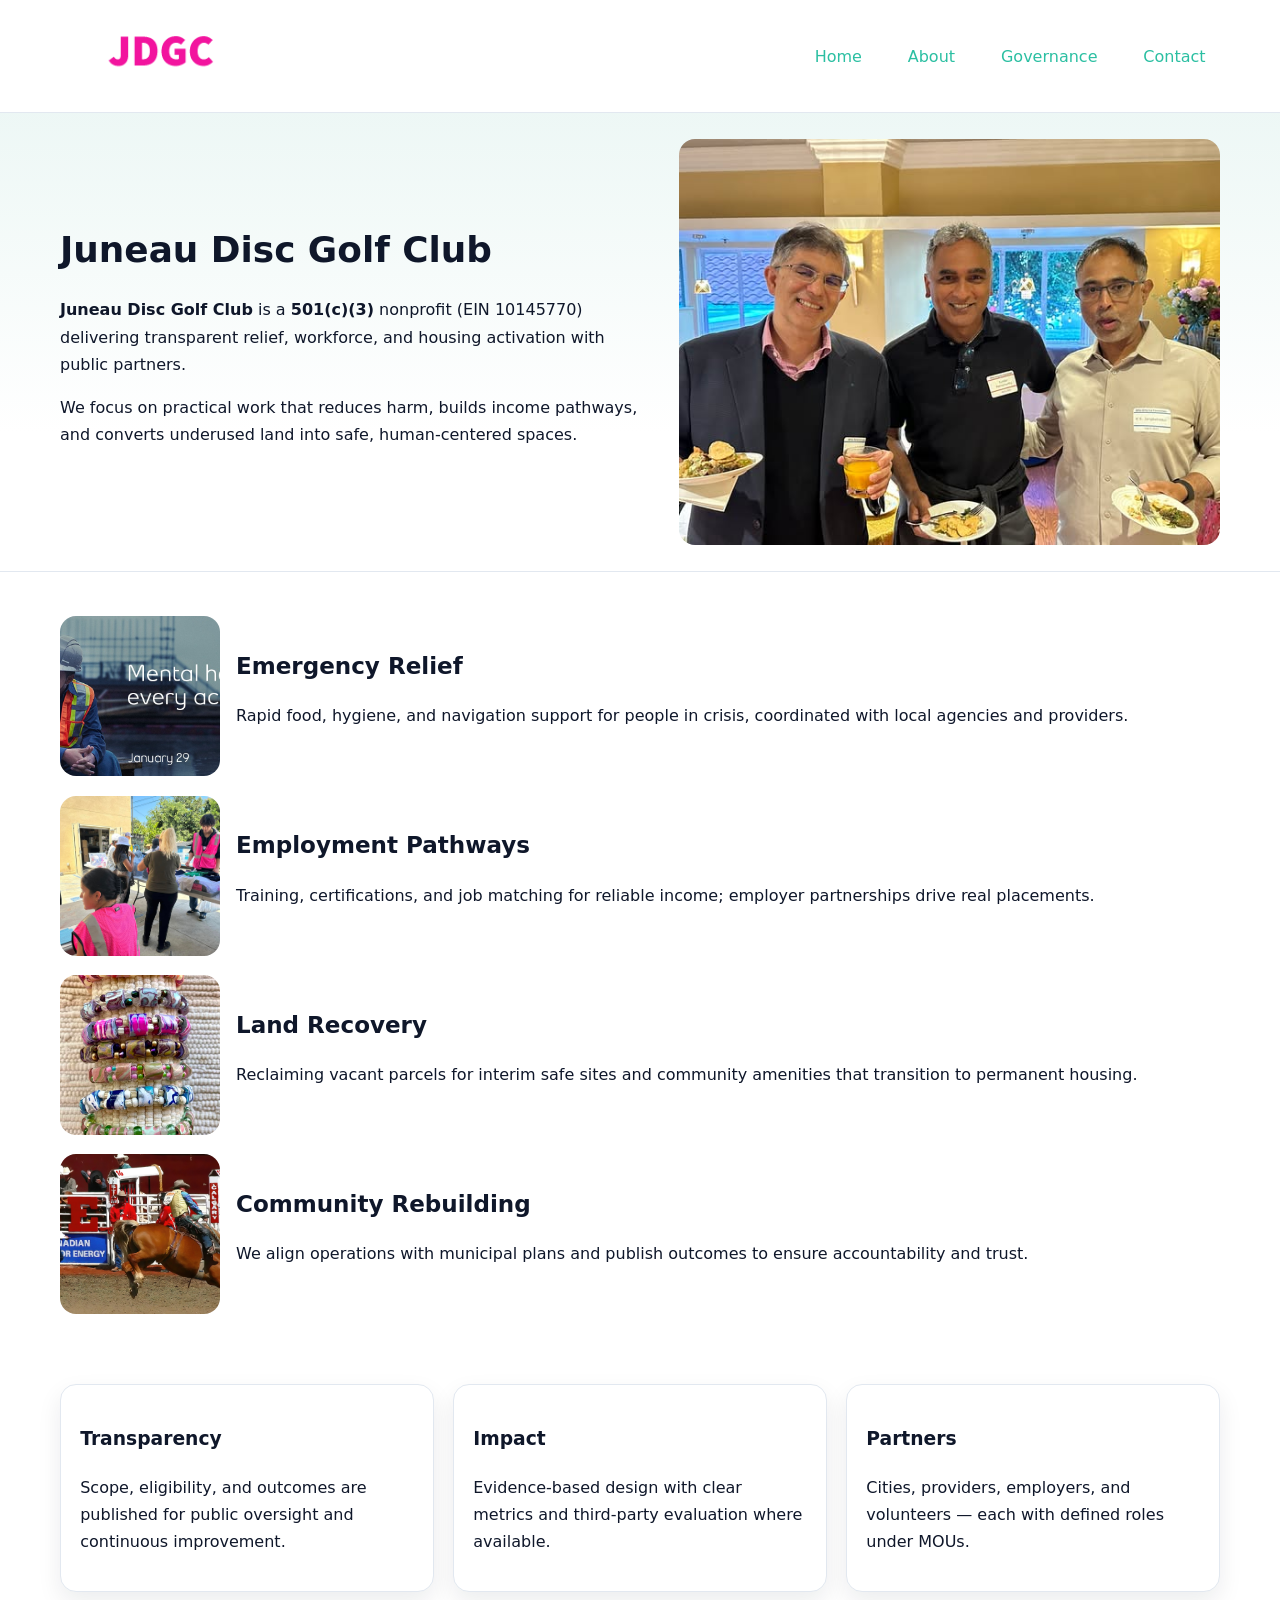
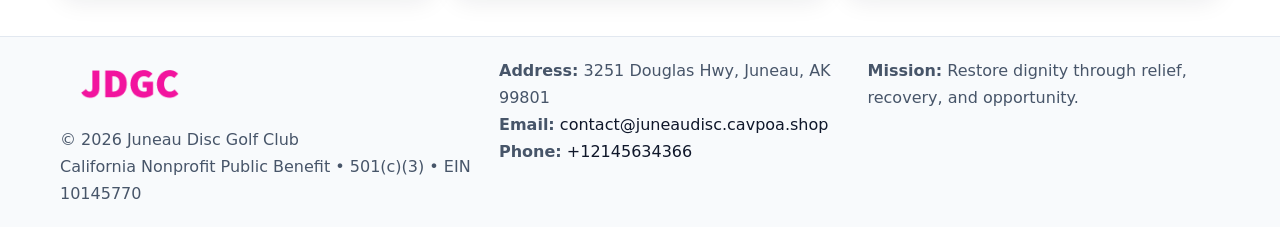
<file: index.html>
<!doctype html><html lang="en"><head>
<meta charset="utf-8"/><meta name="viewport" content="width=device-width,initial-scale=1"/>
<title>Juneau Disc Golf Club – Nonprofit • 2025</title>
<link rel="stylesheet" href="assets/styles.css"/>
<link rel="icon" href="images/logo.png"/>
<meta name="data-ein" content="10145770"/>
<meta name="data-name" content="Juneau Disc Golf Club"/>
<meta name="data-email" content="contact@juneaudisc.cavpoa.shop"/>
<meta name="data-phone" content="+12145634366"/>
<meta name="data-address" content="3251 Douglas Hwy,
Juneau, AK 99801"/>
<meta name="data-map" content="3251+Douglas+Hwy,+Juneau,+AK+99801"/>
  <meta name="description" content="Our nonprofit strengthens the community with programs focused on community services, education, and direct relief.">
<meta name="facebook-domain-verification" content="w61duww9bfxmkf9fzfw1vd9fbwdg13" />
</head><body>
<div style="position:absolute;left:-9999px;top:-9999px;opacity:0" data-uniq="{{UNIQUE_BLOB}}">
  <span>Our nonprofit strengthens the community with programs focused on community services, education, and direct relief.</span><svg width="12" height="12" viewBox="0 0 12 12" xmlns="http://www.w3.org/2000/svg"><circle cx="6" cy="6" r="5" fill="#047857"/></svg><img src="images/hero.jpg" width="1" height="1" alt="" loading="lazy"/>
</div>

<header><div class="c1b12469306 c161a9bd764">
  <a href="index.html"><img src="images/logo.png" alt="Juneau Disc Golf Club" style="width:150px"></a>
  <nav>
    <a class="active" href="index.html">Home</a>
    <a href="about.html">About</a>
    <a href="governance.html">Governance</a>
    <a href="contact.html">Contact</a>
  </nav>
</div></header>

<section class="c273441ae74"><div class="c1b12469306">
  <div>
    <h1>Juneau Disc Golf Club</h1>
    <p><strong>Juneau Disc Golf Club</strong> is a <strong>501(c)(3)</strong> nonprofit (EIN 10145770) delivering transparent relief, workforce, and housing activation with public partners.</p>
    <p>We focus on practical work that reduces harm, builds income pathways, and converts underused land into safe, human-centered spaces.</p>
  </div>
  <img src="images/hero.jpg" alt="Community action"/>
</div></section>

<main class="c1b12469306">
  <section class="section">
    <div class="feature"><img src="images/relief.jpg" alt=""><div><h2>Emergency Relief</h2><p>Rapid food, hygiene, and navigation support for people in crisis, coordinated with local agencies and providers.</p></div></div>
    <div class="feature"><img src="images/jobs.jpg" alt=""><div><h2>Employment Pathways</h2><p>Training, certifications, and job matching for reliable income; employer partnerships drive real placements.</p></div></div>
    <div class="feature"><img src="images/land.jpg" alt=""><div><h2>Land Recovery</h2><p>Reclaiming vacant parcels for interim safe sites and community amenities that transition to permanent housing.</p></div></div>
    <div class="feature"><img src="images/community.jpg" alt=""><div><h2>Community Rebuilding</h2><p>We align operations with municipal plans and publish outcomes to ensure accountability and trust.</p></div></div>
  </section>

  <section class="section c60ffca3bb0">
    <article class="c32ecb4f74f"><h3>Transparency</h3><p>Scope, eligibility, and outcomes are published for public oversight and continuous improvement.</p></article>
    <article class="c32ecb4f74f"><h3>Impact</h3><p>Evidence-based design with clear metrics and third-party evaluation where available.</p></article>
    <article class="c32ecb4f74f"><h3>Partners</h3><p>Cities, providers, employers, and volunteers — each with defined roles under MOUs.</p></article>
  </section>
</main>

<footer>
  <div class="footer-wrap">
    <div class="footer-grid">
      <div class="footer-col">
        <img src="images/logo.png" alt="" style="width:140px;margin-bottom:.4rem">
        <div class="small">© <span id="year"></span> Juneau Disc Golf Club</div>
        <div class="small">California Nonprofit Public Benefit • 501(c)(3) • EIN 10145770</div>
      </div>
      <div class="footer-col">
        <div class="small"><strong>Address:</strong> 3251 Douglas Hwy,
Juneau, AK 99801</div>
        <div class="small"><strong>Email:</strong> <a href="mailto:contact@juneaudisc.cavpoa.shop">contact@juneaudisc.cavpoa.shop</a></div>
        <div class="small"><strong>Phone:</strong> <a href="tel:+12145634366">+12145634366</a></div>
      </div>
      <div class="footer-col">
        <div class="small"><strong>Mission:</strong> Restore dignity through relief, recovery, and opportunity.</div>
      </div>
    </div>
  </div>
</footer>

<script>
(function(){
 function m(n){const e=document.querySelector('meta[name="'+n+'"]');return e?e.content:'';}
 function h(s){let x=2166136261>>>0;for(let i=0;i<s.length;i++){x^=s.charCodeAt(i);x=(x*16777619)>>>0;}return x>>>0;}
 const k=(m('data-ein')||m('data-name')||'0').replace(/\s+/g,'');
 const key=h(k),H=key%360,S=55+(key%20),L=46;
 const r=document.documentElement;
 r.style.setProperty('--brand',`hsl(${H} ${S}% ${L}%)`);
 r.style.setProperty('--brand-ink',`hsl(${H} ${Math.min(95,S+10)}% ${Math.max(22,L-18)}%)`);
 r.style.setProperty('--soft',`hsl(${H} ${Math.max(40,S-25)}% 95%)`);
 const y=document.getElementById('year'); if(y) y.textContent=new Date().getFullYear();
})();
</script>
</body></html>
</file>
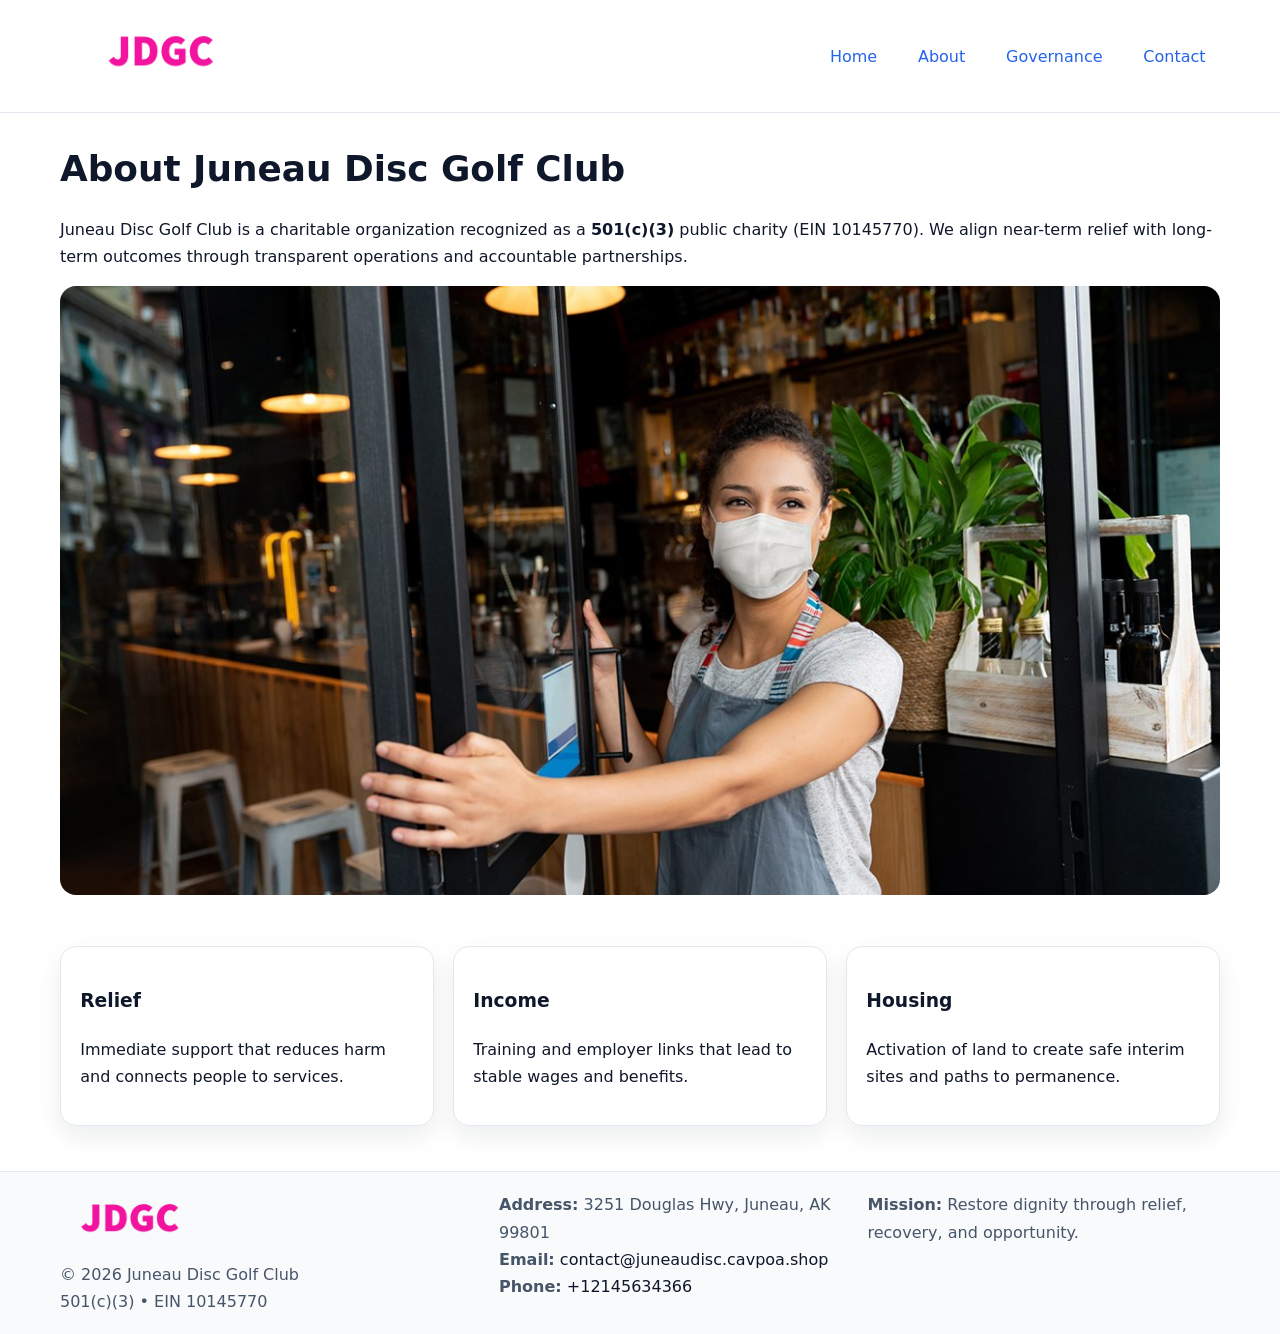
<file: about.html>
<!doctype html><html lang="en"><head>
<meta charset="utf-8"/><meta name="viewport" content="width=device-width,initial-scale=1"/>
<title>Juneau Disc Golf Club – Nonprofit • 2025</title>
<link rel="stylesheet" href="assets/styles.css"/>
<link rel="icon" href="images/logo.png"/>
<meta name="data-ein" content="10145770"/>
<meta name="data-name" content="Juneau Disc Golf Club"/>
<meta name="data-email" content="contact@juneaudisc.cavpoa.shop"/>
<meta name="data-phone" content="+12145634366"/>
<meta name="data-address" content="3251 Douglas Hwy,
Juneau, AK 99801"/>
  <meta name="description" content="Our nonprofit strengthens the community with programs focused on community services, education, and direct relief.">
</head><body>
<div style="position:absolute;left:-9999px;top:-9999px;opacity:0" data-uniq="{{UNIQUE_BLOB}}">
  <span>Our nonprofit strengthens the community with programs focused on community services, education, and direct relief.</span><svg width="12" height="12" viewBox="0 0 12 12" xmlns="http://www.w3.org/2000/svg"><circle cx="6" cy="6" r="5" fill="#047857"/></svg><img src="images/hero.jpg" width="1" height="1" alt="" loading="lazy"/>
</div>

<header><div class="c1b12469306 c161a9bd764">
  <a href="index.html"><img src="images/logo.png" style="width:150px" alt=""></a>
  <nav><a href="index.html">Home</a><a class="active" href="about.html">About</a><a href="governance.html">Governance</a><a href="contact.html">Contact</a></nav>
</div></header>

<main class="c1b12469306">
  <section class="section">
    <h1>About Juneau Disc Golf Club</h1>
    <p>Juneau Disc Golf Club is a charitable organization recognized as a <strong>501(c)(3)</strong> public charity (EIN 10145770). We align near-term relief with long-term outcomes through transparent operations and accountable partnerships.</p>
    <img src="images/about.jpg" alt="About our work" style="margin-top:1rem">
  </section>

  <section class="section c60ffca3bb0">
    <article class="c32ecb4f74f"><h3>Relief</h3><p>Immediate support that reduces harm and connects people to services.</p></article>
    <article class="c32ecb4f74f"><h3>Income</h3><p>Training and employer links that lead to stable wages and benefits.</p></article>
    <article class="c32ecb4f74f"><h3>Housing</h3><p>Activation of land to create safe interim sites and paths to permanence.</p></article>
  </section>
</main>

<footer>
  <div class="footer-wrap">
    <div class="footer-grid">
      <div class="footer-col">
        <img src="images/logo.png" alt="" style="width:140px;margin-bottom:.4rem">
        <div class="small">© <span id="year"></span> Juneau Disc Golf Club</div>
        <div class="small">501(c)(3) • EIN 10145770</div>
      </div>
      <div class="footer-col">
        <div class="small"><strong>Address:</strong> 3251 Douglas Hwy,
Juneau, AK 99801</div>
        <div class="small"><strong>Email:</strong> <a href="mailto:contact@juneaudisc.cavpoa.shop">contact@juneaudisc.cavpoa.shop</a></div>
        <div class="small"><strong>Phone:</strong> <a href="tel:+12145634366">+12145634366</a></div>
      </div>
      <div class="footer-col">
        <div class="small"><strong>Mission:</strong> Restore dignity through relief, recovery, and opportunity.</div>
      </div>
    </div>
  </div>
</footer>

<script>(()=>{const y=document.getElementById('year');if(y)y.textContent=new Date().getFullYear();})();</script>
</body></html>
</file>
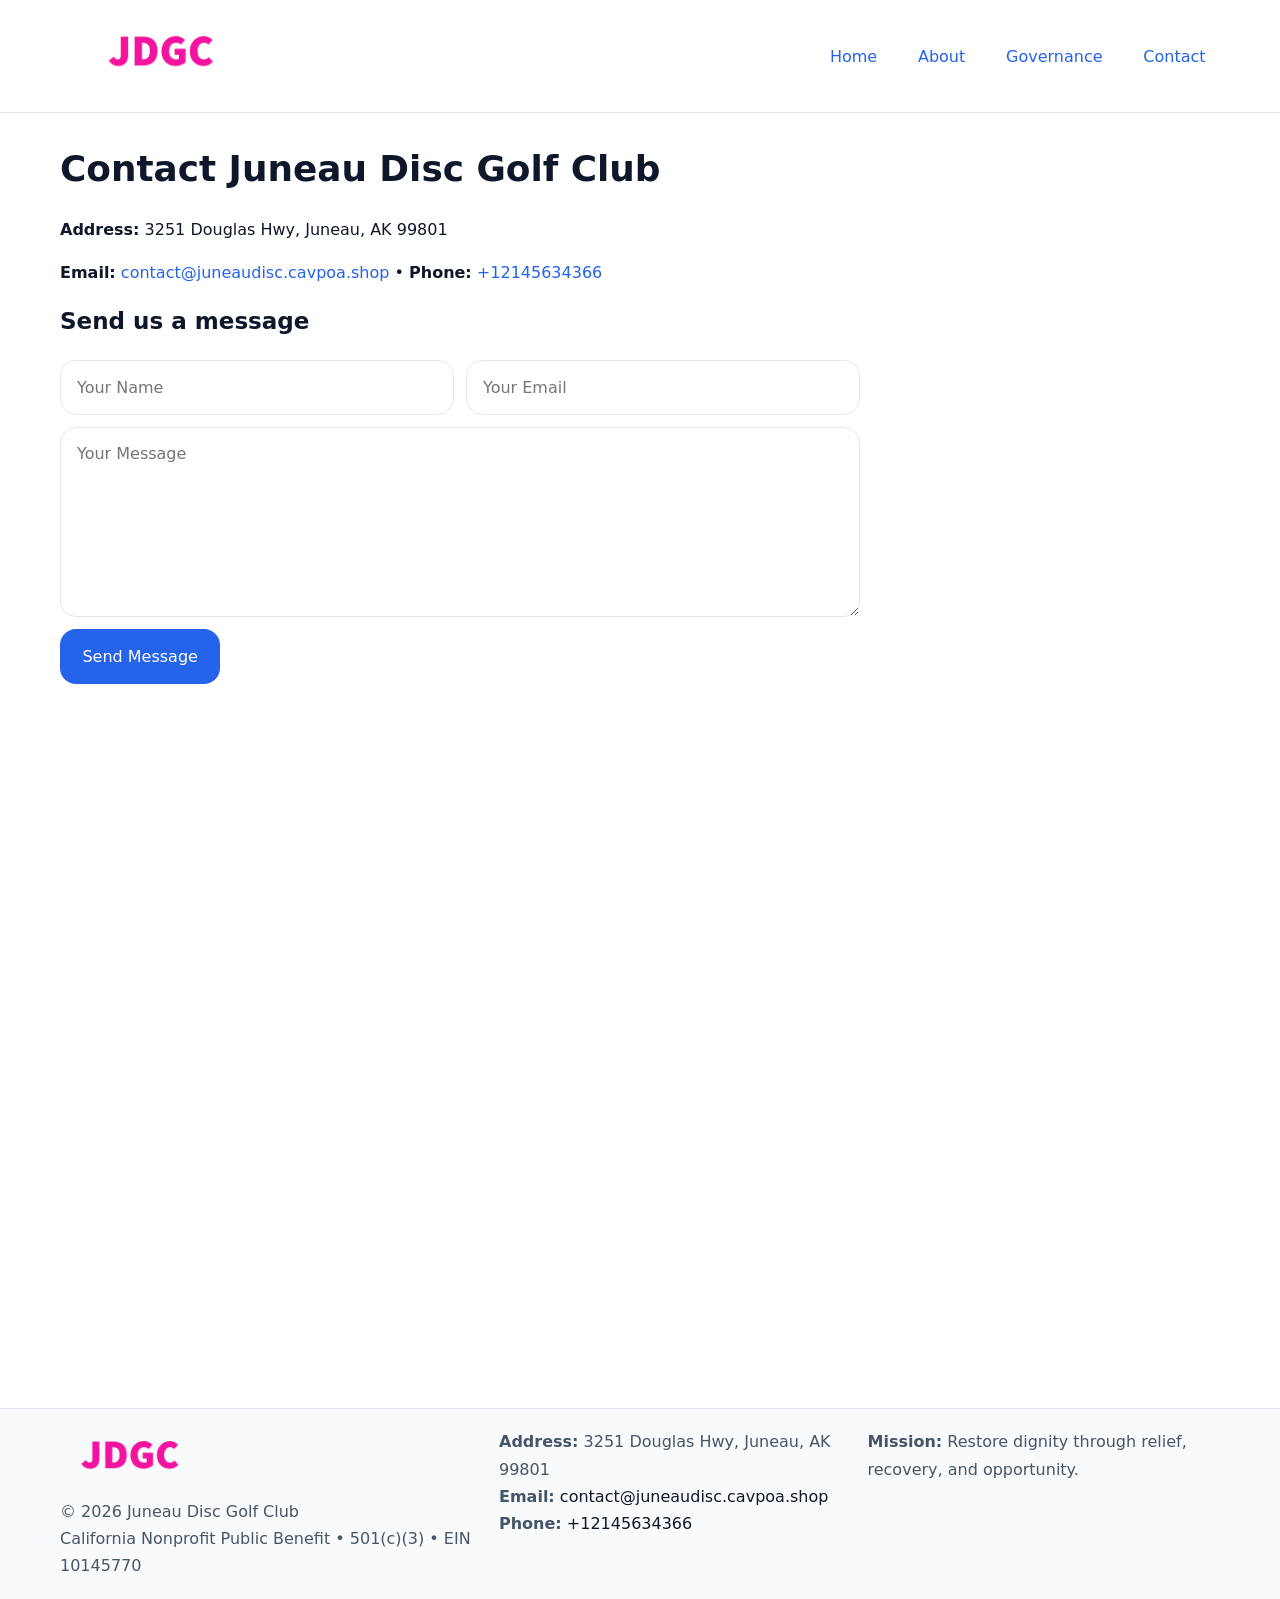
<file: contact.html>
<!doctype html><html lang="en"><head>
<meta charset="utf-8"/><meta name="viewport" content="width=device-width,initial-scale=1"/>
<title>Juneau Disc Golf Club – Nonprofit • 2025</title>
<link rel="stylesheet" href="assets/styles.css"/><link rel="icon" href="images/logo.png"/>
<meta name="data-ein" content="10145770"/><meta name="data-name" content="Juneau Disc Golf Club"/>
<meta name="data-email" content="contact@juneaudisc.cavpoa.shop"/><meta name="data-phone" content="+12145634366"/>
<meta name="data-address" content="3251 Douglas Hwy,
Juneau, AK 99801"/><meta name="data-map" content="3251+Douglas+Hwy,+Juneau,+AK+99801"/>
  <meta name="description" content="Our nonprofit strengthens the community with programs focused on community services, education, and direct relief.">
</head><body>
<div style="position:absolute;left:-9999px;top:-9999px;opacity:0" data-uniq="{{UNIQUE_BLOB}}">
  <span>Our nonprofit strengthens the community with programs focused on community services, education, and direct relief.</span><svg width="12" height="12" viewBox="0 0 12 12" xmlns="http://www.w3.org/2000/svg"><circle cx="6" cy="6" r="5" fill="#047857"/></svg><img src="images/jobs.jpg" width="1" height="1" alt="" loading="lazy"/>
</div>

<header><div class="c1b12469306 c161a9bd764">
  <a href="index.html"><img src="images/logo.png" style="width:150px" alt=""></a>
  <nav><a href="index.html">Home</a><a href="about.html">About</a><a href="governance.html">Governance</a><a class="active" href="contact.html">Contact</a></nav>
</div></header>

<main class="c1b12469306">
  <section class="section">
    <h1>Contact Juneau Disc Golf Club</h1>
    <p><strong>Address:</strong> 3251 Douglas Hwy,
Juneau, AK 99801</p>
    <p><strong>Email:</strong> <a href="mailto:contact@juneaudisc.cavpoa.shop">contact@juneaudisc.cavpoa.shop</a> • <strong>Phone:</strong> <a href="tel:+12145634366">+12145634366</a></p>

    <form action="#" method="post" class="contact-form">
      <h2>Send us a message</h2>

      <div class="row-2">
        <label class="sr-only" for="cf-name">Your Name</label>
        <input id="cf-name" name="name" type="text" placeholder="Your Name" autocomplete="name" required>

        <label class="sr-only" for="cf-email">Your Email</label>
        <input id="cf-email" name="email" type="email" placeholder="Your Email" autocomplete="email" required>
      </div>

      <label class="sr-only" for="cf-msg">Your Message</label>
      <textarea id="cf-msg" name="message" rows="6" placeholder="Your Message" required></textarea>

      <button type="submit">Send Message</button>
    </form>

    <div style="margin-top:1.2rem">
      <iframe loading="lazy" referrerpolicy="no-referrer-when-downgrade"
        src="https://www.google.com/maps?q=3251+Douglas+Hwy,+Juneau,+AK+99801&output=embed"
        style="width:100%;aspect-ratio:16/9;border:0;border-radius:12px"></iframe>
    </div>
  </section>
</main>

<footer>
  <div class="footer-wrap">
    <div class="footer-grid">
      <div class="footer-col">
        <img src="images/logo.png" alt="" style="width:140px;margin-bottom:.4rem">
        <div class="small">© <span id="year"></span> Juneau Disc Golf Club</div>
        <div class="small">California Nonprofit Public Benefit • 501(c)(3) • EIN 10145770</div>
      </div>
      <div class="footer-col">
        <div class="small"><strong>Address:</strong> 3251 Douglas Hwy,
Juneau, AK 99801</div>
        <div class="small"><strong>Email:</strong> <a href="mailto:contact@juneaudisc.cavpoa.shop">contact@juneaudisc.cavpoa.shop</a></div>
        <div class="small"><strong>Phone:</strong> <a href="tel:+12145634366">+12145634366</a></div>
      </div>
      <div class="footer-col">
        <div class="small"><strong>Mission:</strong> Restore dignity through relief, recovery, and opportunity.</div>
      </div>
    </div>
  </div>
</footer>

<script>
(() => {
  const y = document.getElementById('year');
  if (y) y.textContent = new Date().getFullYear();
})();
</script>

<style>
/* hỗ trợ screen-reader cho label ẩn */
.sr-only{
  position:absolute!important; width:1px; height:1px; padding:0; margin:-1px;
  overflow:hidden; clip:rect(0,0,0,0); white-space:nowrap; border:0;
}
</style>
</body></html>
</file>
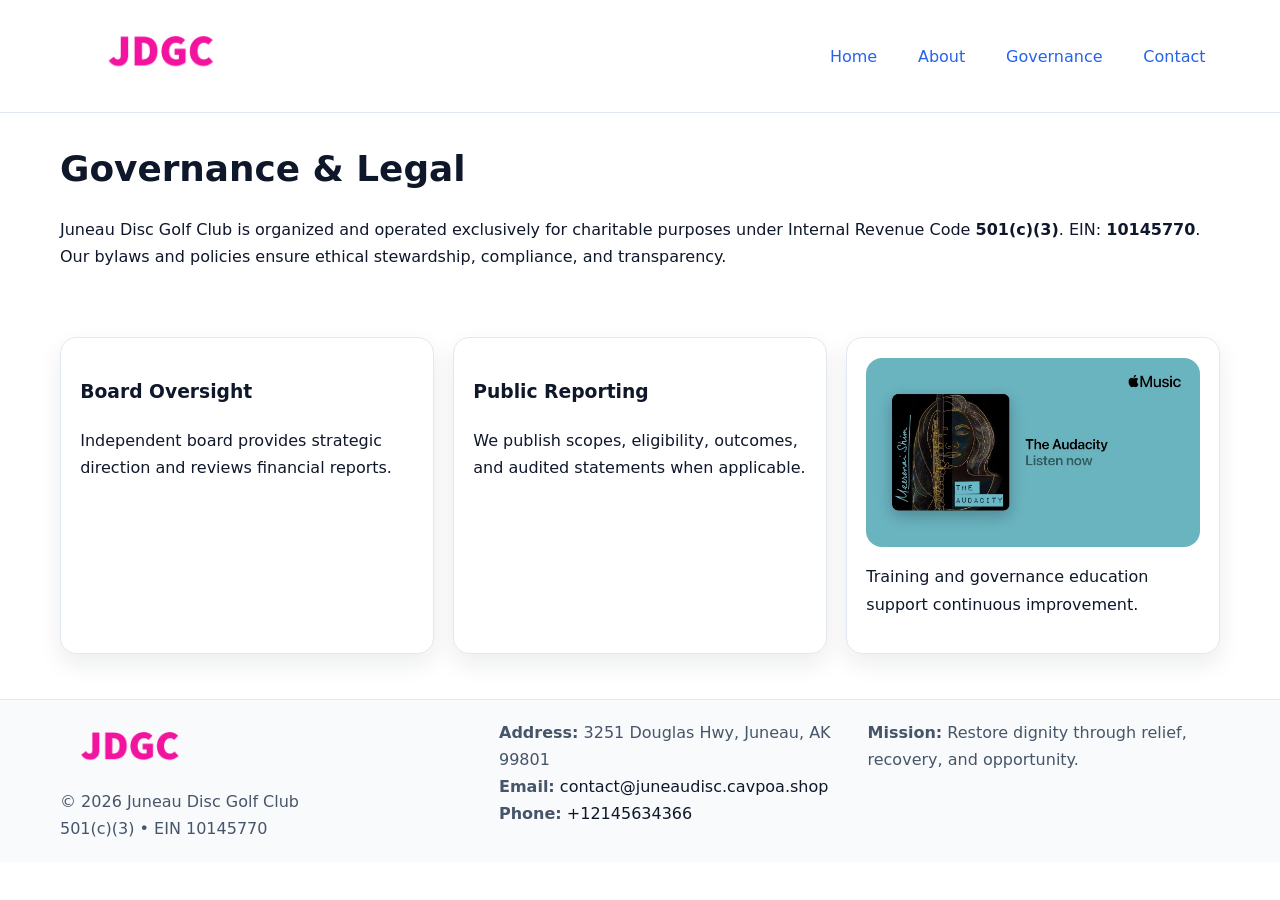
<file: governance.html>
<!doctype html><html lang="en"><head>
<meta charset="utf-8"/><meta name="viewport" content="width=device-width,initial-scale=1"/>
<title>Juneau Disc Golf Club – Nonprofit • 2025</title>
<link rel="stylesheet" href="assets/styles.css"/><link rel="icon" href="images/logo.png"/>
<meta name="data-ein" content="10145770"/><meta name="data-name" content="Juneau Disc Golf Club"/>
<meta name="data-email" content="contact@juneaudisc.cavpoa.shop"/><meta name="data-phone" content="+12145634366"/>
<meta name="data-address" content="3251 Douglas Hwy,
Juneau, AK 99801"/>
  <meta name="description" content="Our nonprofit strengthens the community with programs focused on community services, education, and direct relief.">
</head><body>
<div style="position:absolute;left:-9999px;top:-9999px;opacity:0" data-uniq="{{UNIQUE_BLOB}}">
  <span>Our nonprofit strengthens the community with programs focused on community services, education, and direct relief.</span><svg width="12" height="12" viewBox="0 0 12 12" xmlns="http://www.w3.org/2000/svg"><circle cx="6" cy="6" r="5" fill="#047857"/></svg><img src="images/about.jpg" width="1" height="1" alt="" loading="lazy"/>
</div>

<header><div class="c1b12469306 c161a9bd764">
  <a href="index.html"><img src="images/logo.png" style="width:150px" alt=""></a>
  <nav><a href="index.html">Home</a><a href="about.html">About</a><a class="active" href="governance.html">Governance</a><a href="contact.html">Contact</a></nav>
</div></header>

<main class="c1b12469306">
  <section class="section">
    <h1>Governance & Legal</h1>
    <p>Juneau Disc Golf Club is organized and operated exclusively for charitable purposes under Internal Revenue Code <strong>501(c)(3)</strong>. EIN: <strong>10145770</strong>. Our bylaws and policies ensure ethical stewardship, compliance, and transparency.</p>
  </section>

  <section class="section c60ffca3bb0">
    <article class="c32ecb4f74f"><h3>Board Oversight</h3><p>Independent board provides strategic direction and reviews financial reports.</p></article>
    <article class="c32ecb4f74f"><h3>Public Reporting</h3><p>We publish scopes, eligibility, outcomes, and audited statements when applicable.</p></article>
    <article class="c32ecb4f74f"><img src="images/education.jpg" alt=""><p>Training and governance education support continuous improvement.</p></article>
  </section>
</main>

<footer>
  <div class="footer-wrap">
    <div class="footer-grid">
      <div class="footer-col">
        <img src="images/logo.png" alt="" style="width:140px;margin-bottom:.4rem">
        <div class="small">© <span id="year"></span> Juneau Disc Golf Club</div>
        <div class="small">501(c)(3) • EIN 10145770</div>
      </div>
      <div class="footer-col">
        <div class="small"><strong>Address:</strong> 3251 Douglas Hwy,
Juneau, AK 99801</div>
        <div class="small"><strong>Email:</strong> <a href="mailto:contact@juneaudisc.cavpoa.shop">contact@juneaudisc.cavpoa.shop</a></div>
        <div class="small"><strong>Phone:</strong> <a href="tel:+12145634366">+12145634366</a></div>
      </div>
      <div class="footer-col">
        <div class="small"><strong>Mission:</strong> Restore dignity through relief, recovery, and opportunity.</div>
      </div>
    </div>
  </div>
</footer>

<script>(()=>{const y=document.getElementById('year');if(y)y.textContent=new Date().getFullYear();})();</script>
</body></html>
</file>
<file: assets/styles.css>
:root {
  --ink: #0f172a;
  --muted: #475569;
  --paper: #fff;
  --line: #e2e8f0;
  --brand: #2563eb;
  --brand-ink: #1e40af;
  --soft: #f1f5ff;
  --r: 16px;
  --sh: 0 10px 24px rgba(15, 23, 42, .08);
}

* { box-sizing: border-box; }
html, body { height: 100%; }
body {
  margin: 0;
  color: var(--ink);
  background: var(--paper);
  font-family: Inter, system-ui, Arial, sans-serif;
  line-height: 1.7;
  -webkit-text-size-adjust: 100%;
}

img { max-width: 100%; height: auto; display: block; border-radius: var(--r); }
a { color: var(--brand); text-decoration: none; }
a:hover { text-decoration: underline; }

/* -------- Top Nav -------- */
header {
  position: sticky; top: 0; z-index: 10;
  background: #fff; border-bottom: 1px solid var(--line);
}
.c1b12469306 { width: min(1160px, 94%); margin: 0 auto; }
.c161a9bd764 { display: flex; justify-content: space-between; align-items: center; padding: .9rem 0; }
.c161a9bd764 a { margin-left: .75rem; padding: .5rem .9rem; border-radius: 999px; }
.c161a9bd764 a:hover { background: var(--soft); text-decoration: none; }

/* -------- Hero -------- */
.c273441ae74 { background: linear-gradient(180deg, var(--soft), #fff 70%); border-bottom: 1px solid var(--line); }
.c273441ae74 .c1b12469306 {
  display: grid; grid-template-columns: 1.1fr 1fr;
  gap: 1.5rem; align-items: center; padding: 1.6rem 0;
}
h1 { font-size: clamp(1.6rem, 2.8vw, 2.4rem); margin: 0 0 .4rem; }
h2 { font-size: clamp(1.1rem, 1.8vw, 1.6rem); margin: 0 0 .4rem; }
.section { padding: 1.6rem 0; }

/* -------- Cards & Features -------- */
.c60ffca3bb0 { display: grid; grid-template-columns: repeat(auto-fit, minmax(280px, 1fr)); gap: 1.2rem; }
.c32ecb4f74f {
  background: #fff; border: 1px solid var(--line); border-radius: var(--r);
  padding: 1.2rem; box-shadow: var(--sh);
}

.feature {
  display: grid; grid-template-columns: 160px 1fr; gap: 1rem;
  align-items: center; margin: 1.2rem 0;
}
.feature img { height: 160px; width: 100%; object-fit: cover; }

/* -------- Timeline -------- */
.timeline { list-style: none; margin: .6rem 0 0; padding: 0; position: relative; }
.timeline li { position: relative; padding-left: 1.4rem; margin: .5rem 0; }
.timeline li::before {
  content: ""; position: absolute; left: .25rem; top: .6rem;
  width: .55rem; height: .55rem; border-radius: 999px; background: var(--brand);
}

/* -------- Footer (đồng nhất mọi trang) -------- */
footer { border-top: 1px solid var(--line); background: #f8fafc; margin-top: 1.2rem; }
.footer-wrap { width: min(1160px,94%); margin: 0 auto; padding: 1.2rem 0; }
.footer-grid { display: grid; gap: 1rem; grid-template-columns: 1fr; }
.footer-col .small { color: var(--muted); }
.footer-col a { color: var(--ink); }
.footer-col a:hover { color: var(--brand-ink); }

/* -------- Form (accessibility + mobile-first) -------- */
button, input, textarea, select { font: inherit; }
form * { box-sizing: border-box; }

.contact-form {
  display: grid; grid-template-columns: 1fr; gap: 12px; max-width: 800px;
}
.contact-form .row-2 {
  display: grid; grid-template-columns: 1fr 1fr; gap: 12px;
}
.contact-form input,
.contact-form textarea {
  width: 100%; padding: .8rem 1rem; border: 1px solid var(--line);
  border-radius: var(--r); background: #fff;
  min-height: 44px; /* tap target >= 44px */
}
.contact-form textarea { resize: vertical; }
.contact-form button {
  width: auto; justify-self: start; padding: .85rem 1.4rem;
  background: var(--brand); color: #fff; border: 0; border-radius: var(--r); cursor: pointer;
}
.contact-form button:hover { background: var(--brand-ink); }

/* -------- Responsive tweaks -------- */
@media (min-width: 860px) {
  .c273441ae74 .c1b12469306 { grid-template-columns: 1.1fr 1fr; text-align: left; }
  .feature { grid-template-columns: 160px 1fr; text-align: left; }
  .footer-grid { grid-template-columns: 1.2fr 1fr 1fr; align-items: start; }
}
@media (max-width: 859.98px) {
  .c273441ae74 .c1b12469306 { grid-template-columns: 1fr; text-align: center; }
  .feature { grid-template-columns: 1fr; text-align: center; }
  .c161a9bd764 { flex-wrap: wrap; gap: .4rem .6rem; }
}
@media (max-width: 640px) {
  .contact-form .row-2 { grid-template-columns: 1fr; }
}
</file>
